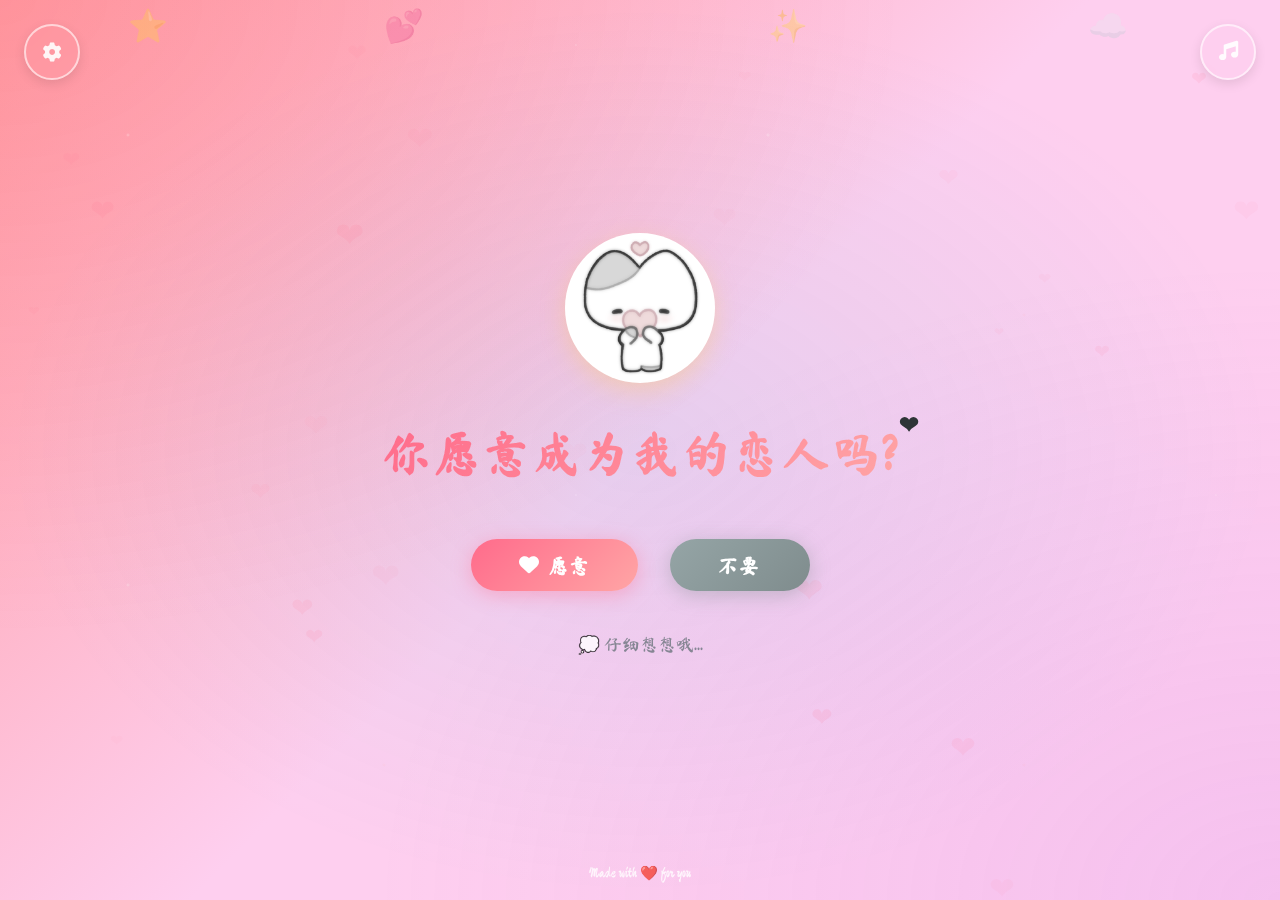
<file: index.html>
<!DOCTYPE html>
<html lang="zh-CN">
<head>
    <meta charset="UTF-8">
    <meta name="viewport" content="width=device-width, initial-scale=1.0">
    <title>你愿意成为我的恋人吗?</title>
    
    <link rel="preload" href="./src/music/background2.mp3" as="audio">
    
    <link rel="stylesheet" href="https://cdnjs.cloudflare.com/ajax/libs/font-awesome/6.0.0/css/all.min.css">
    <link href="https://fonts.googleapis.com/css2?family=Ma+Shan+Zheng&family=ZCOOL+KuaiLe&family=Long+Cang&display=swap" rel="stylesheet">
    
    <link rel="stylesheet" href="./src/css/style.css">
    <link rel="stylesheet" href="./src/css/animations.css">
    
    <meta name="description" content="一个浪漫有趣的在线表白页面,充满爱意和惊喜">
    <meta name="keywords" content="表白,告白,爱情,浪漫,恋爱">
    <meta property="og:title" content="你愿意成为我的恋人吗?">
    <meta property="og:description" content="一个浪漫有趣的在线表白页面">
</head>
<body>
    <audio id="bgMusic" autoplay preload="auto" loop>
        <source src="./src/music/background2.mp3" type="audio/mpeg">
    </audio>
    
    <div class="music-control">
        <button id="musicToggle" aria-label="音乐控制">
            <span class="music-icon">
                <i class="fas fa-music"></i>
            </span>
            <span class="music-waves">
                <span></span><span></span><span></span>
            </span>
        </button>
        <div class="music-tip">点击播放音乐</div>
    </div>

    <div class="settings-control">
        <button id="settingsToggle" aria-label="设置">
            <i class="fas fa-cog"></i>
        </button>
    </div>

    <div class="background-layer">
        <div class="gradient-bg"></div>
        <div class="particle-field"></div>
        <div class="floating-shapes"></div>
        <canvas id="heartCanvas"></canvas>
    </div>

    <div class="main-container" id="mainContainer">
        <div class="character-container">
            <div class="character" id="character">
                <div class="music-visualizer" id="musicVisualizer">
                    <div class="visualizer-bar"></div>
                    <div class="visualizer-bar"></div>
                    <div class="visualizer-bar"></div>
                    <div class="visualizer-bar"></div>
                    <div class="visualizer-bar"></div>
                    <div class="visualizer-bar"></div>
                    <div class="visualizer-bar"></div>
                    <div class="visualizer-bar"></div>
                    <div class="visualizer-bar"></div>
                    <div class="visualizer-bar"></div>
                    <div class="visualizer-bar"></div>
                    <div class="visualizer-bar"></div>
                    <div class="visualizer-bar"></div>
                    <div class="visualizer-bar"></div>
                    <div class="visualizer-bar"></div>
                    <div class="visualizer-bar"></div>
                </div>
                <div class="character-face">
                    <img src="./src/images/heart.png" alt="角色表情" id="characterImage">
                </div>
            </div>
        </div>

        <h1 class="main-question" id="mainQuestion">
            <span class="question-text">你愿意成为我的恋人吗?</span>
            <span class="question-decoration">❤</span>
        </h1>

        <div class="buttons-group">
            <button class="btn-yes" id="btnYes">
                <span class="btn-content">
                    <i class="fas fa-heart"></i>
                    <span>愿意</span>
                </span>
                <span class="btn-sparkle"></span>
            </button>
            <button class="btn-no" id="btnNo">
                <span class="btn-content">
                    <span>不要</span>
                </span>
            </button>
        </div>

        <div class="hint-text" id="hintText">
            <p>💭 仔细想想哦...</p>
        </div>
    </div>

    <div class="success-scene" id="successScene">
        <div class="success-bg">
            <div class="success-gradient"></div>
            <div class="success-particles"></div>
        </div>
        
        <div class="success-content">
            <!-- <div class="success-emoji">🥰</div> -->
            <h1 class="success-title">耶!我们在一起啦!</h1>
            
            <div class="love-messages" id="loveMessages"></div>
            
            <div class="success-actions">
                <button class="btn-celebrate" id="btnCelebrate">
                    <i class="fas fa-champagne-glasses"></i>
                    再来一次庆祝
                </button>
            </div>

            <div class="couple-animation">
                <div class="couple-text">永远在一起</div>
            </div>
            <div class="copyright">
                <div class="copyright-content">
                    <div class="main-text">
                        Original by <a href="https://github.com/37tt" target="_blank">37tt</a> | 
                        Modified by <a href="https://github.com/Thexiaoyuqaq" target="_blank">Thexiaoyu</a>
                    </div>
                    <div class="expand-btn">查看更多</div>
                    <div class="star-text">
                        本项目已在 GitHub 开源，欢迎 Star ⭐<br>
                        <span class="extra-text">小雨在这里！祝贺每一对情侣长生九九！！！</span>
                    </div>
                </div>
            </div>
        </div>
    </div>

    <div class="settings-panel" id="settingsPanel">
        <div class="settings-header">
            <h3>定制你的表白</h3>
            <button class="settings-close" id="settingsClose">
                <i class="fas fa-times"></i>
            </button>
        </div>
        
        <div class="settings-body">
            <div class="setting-item">
                <label>
                    <i class="fas fa-user-heart"></i>
                    表白对象
                </label>
                <input type="text" id="recipientName" placeholder="输入TA的名字" maxlength="10">
            </div>
            
            <div class="setting-item">
                <label>
                    <i class="fas fa-music"></i>
                    背景音乐
                </label>
                <input type="text" id="musicId" placeholder="输入网易云音乐ID">
                <small class="help-text">
                    <a href="./setmusic.html" target="_blank">如何获取音乐ID?</a>
                </small>
            </div>
            
            <div class="setting-item">
                <label>
                    <i class="fas fa-palette"></i>
                    主题颜色
                </label>
                <div class="color-options">
                    <button class="color-option active" data-theme="pink" style="background: linear-gradient(135deg, #ff6b8b, #ffa5a5)"></button>
                    <button class="color-option" data-theme="blue" style="background: linear-gradient(135deg, #667eea, #764ba2)"></button>
                    <button class="color-option" data-theme="green" style="background: linear-gradient(135deg, #56ab2f, #a8e063)"></button>
                    <button class="color-option" data-theme="sunset" style="background: linear-gradient(135deg, #f093fb, #f5576c)"></button>
                </div>
            </div>
            
            <div class="setting-actions">
                <button class="btn-generate" id="btnGenerate">
                    <i class="fas fa-wand-magic-sparkles"></i>
                    生成专属链接
                </button>
            </div>
            
            <div class="link-result" id="linkResult">
                <label>你的专属链接:</label>
                <div class="link-box">
                    <input type="text" id="generatedLink" readonly>
                    <button class="btn-copy" id="btnCopy">
                        <i class="fas fa-copy"></i>
                    </button>
                </div>
            </div>
        </div>
    </div>

    <div class="floating-decorations">
        <div class="decoration-item star">⭐</div>
        <div class="decoration-item heart">💕</div>
        <div class="decoration-item sparkle">✨</div>
        <div class="decoration-item cloud">☁️</div>
    </div>

    <div class="footer-info">
        <p>Made with <span class="heart-beat">❤️</span> for you</p>
    </div>

    <script src="./src/js/script.js"></script>
    <script defer src="https://stats.xyqaq.cn/script.js" data-website-id="8c9d20fc-2eed-421d-9c0e-2293961250a7"></script>
</body>
</html>
</file>
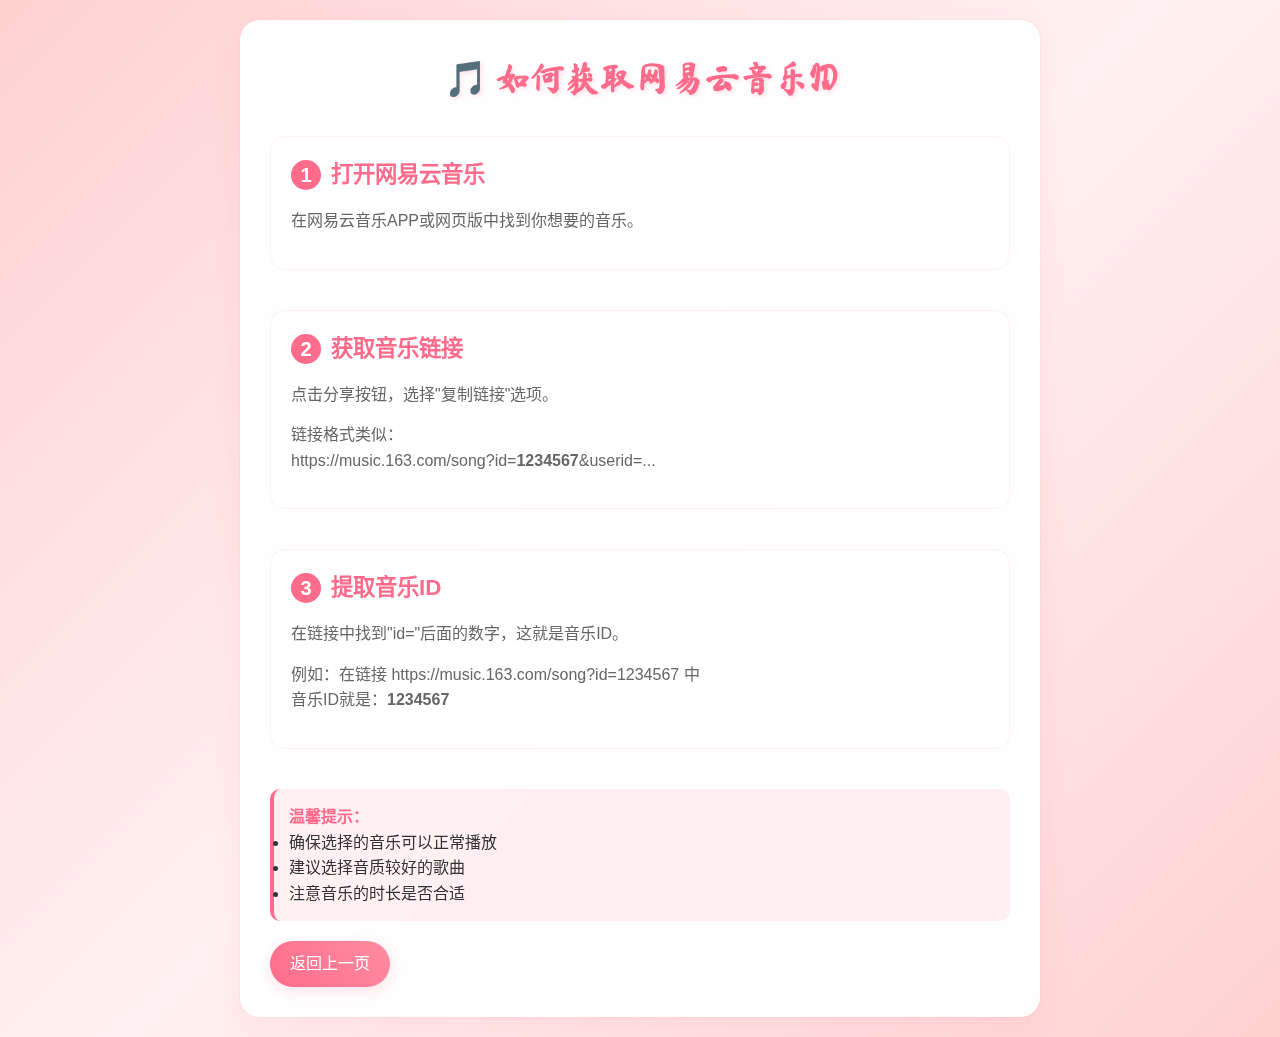
<file: setmusic.html>
<!DOCTYPE html>
<html lang="zh-CN">
<head>
    <meta charset="UTF-8">
    <meta name="viewport" content="width=device-width, initial-scale=1.0">
    <title>如何获取网易云音乐ID - 教程</title>
    <link href="https://fonts.googleapis.com/css2?family=Ma+Shan+Zheng&display=swap" rel="stylesheet">
    <style>
        * {
            margin: 0;
            padding: 0;
            box-sizing: border-box;
        }

        body {
            font-family: -apple-system, BlinkMacSystemFont, 'Segoe UI', Roboto, 'Helvetica Neue', Arial, sans-serif;
            line-height: 1.6;
            color: #333;
            background: linear-gradient(135deg, #ffd1d1 0%, #fff1f1 50%, #ffd1d1 100%);
            min-height: 100vh;
            padding: 20px;
        }

        .container {
            max-width: 800px;
            margin: 0 auto;
            padding: 30px;
            background: rgba(255, 255, 255, 0.95);
            border-radius: 20px;
            box-shadow: 
                0 10px 30px rgba(255, 107, 139, 0.1),
                0 0 0 1px rgba(255, 107, 139, 0.05);
            backdrop-filter: blur(10px);
        }

        h1 {
            font-family: 'Ma Shan Zheng', cursive;
            color: #ff6b8b;
            text-align: center;
            margin-bottom: 30px;
            font-size: 2.2em;
            text-shadow: 2px 2px 4px rgba(255, 107, 139, 0.2);
        }

        .step {
            margin-bottom: 40px;
            padding: 20px;
            background: rgba(255, 255, 255, 0.8);
            border-radius: 15px;
            border: 1px solid rgba(255, 107, 139, 0.1);
            transition: transform 0.3s ease;
        }

        .step:hover {
            transform: translateY(-2px);
            box-shadow: 0 5px 15px rgba(255, 107, 139, 0.1);
        }

        .step h2 {
            color: #ff6b8b;
            margin-bottom: 15px;
            font-size: 1.4em;
            display: flex;
            align-items: center;
            gap: 10px;
        }

        .step-number {
            background: #ff6b8b;
            color: white;
            width: 30px;
            height: 30px;
            border-radius: 50%;
            display: flex;
            align-items: center;
            justify-content: center;
            font-size: 0.9em;
            flex-shrink: 0;
        }

        .step p {
            margin-bottom: 15px;
            color: #666;
        }

        .step img {
            max-width: 100%;
            border-radius: 10px;
            margin: 15px 0;
            box-shadow: 0 5px 15px rgba(0, 0, 0, 0.1);
        }

        .tip {
            background: rgba(255, 107, 139, 0.1);
            padding: 15px;
            border-radius: 10px;
            margin-top: 20px;
            border-left: 4px solid #ff6b8b;
        }

        .tip strong {
            color: #ff6b8b;
        }

        @media (max-width: 768px) {
            .container {
                padding: 20px;
                margin: 10px;
            }

            h1 {
                font-size: 1.8em;
                margin-bottom: 20px;
            }

            .step {
                padding: 15px;
                margin-bottom: 25px;
            }

            .step h2 {
                font-size: 1.2em;
            }

            .step-number {
                width: 25px;
                height: 25px;
                font-size: 0.8em;
            }
        }

        .back-btn {
            display: inline-block;
            padding: 10px 20px;
            background: linear-gradient(45deg, #ff6b8b, #ff8da1);
            color: white;
            text-decoration: none;
            border-radius: 25px;
            margin-top: 20px;
            transition: all 0.3s ease;
            text-align: center;
            box-shadow: 0 4px 15px rgba(255, 107, 139, 0.2);
        }

        .back-btn:hover {
            transform: translateY(-2px);
            box-shadow: 0 6px 20px rgba(255, 107, 139, 0.3);
        }
    </style>
</head>
<body>
    <div class="container">
        <h1>🎵 如何获取网易云音乐ID</h1>
        
        <div class="step">
            <h2><span class="step-number">1</span>打开网易云音乐</h2>
            <p>在网易云音乐APP或网页版中找到你想要的音乐。</p>
        </div>

        <div class="step">
            <h2><span class="step-number">2</span>获取音乐链接</h2>
            <p>点击分享按钮，选择"复制链接"选项。</p>
            <p>链接格式类似：<br>https://music.163.com/song?id=<strong>1234567</strong>&userid=...</p>
        </div>

        <div class="step">
            <h2><span class="step-number">3</span>提取音乐ID</h2>
            <p>在链接中找到"id="后面的数字，这就是音乐ID。</p>
            <p>例如：在链接 https://music.163.com/song?id=1234567 中<br>
            音乐ID就是：<strong>1234567</strong></p>
        </div>

        <div class="tip">
            <strong>温馨提示：</strong>
            <ul>
                <li>确保选择的音乐可以正常播放</li>
                <li>建议选择音质较好的歌曲</li>
                <li>注意音乐的时长是否合适</li>
            </ul>
        </div>

        <a href="javascript:history.back()" class="back-btn">返回上一页</a>
    </div>
</body>
</html>
</file>
<file: src/css/style.css>
:root {
    --primary-pink: #ff6b8b;
    --primary-light: #ffa5a5;
    --primary-dark: #ff4d6d;
    --secondary-purple: #c471ed;
    --secondary-blue: #12c2e9;

    --gradient-main: linear-gradient(135deg, #667eea 0%, #764ba2 100%);
    --gradient-pink: linear-gradient(135deg, #ff6b8b 0%, #ffa5a5 100%);
    --gradient-sunset: linear-gradient(135deg, #f093fb 0%, #f5576c 100%);
    --gradient-candy: linear-gradient(135deg, #ff9a9e 0%, #fecfef 50%, #fecfef 100%);

    --white: #ffffff;
    --black: #2d3436;
    --gray-light: #f8f9fa;
    --gray: #6c757d;

    --shadow-sm: 0 2px 4px rgba(0, 0, 0, 0.08);
    --shadow-md: 0 4px 12px rgba(0, 0, 0, 0.12);
    --shadow-lg: 0 8px 24px rgba(0, 0, 0, 0.16);
    --shadow-xl: 0 12px 48px rgba(0, 0, 0, 0.2);
    --shadow-glow: 0 0 40px rgba(255, 107, 139, 0.4);

    --transition-fast: 0.2s;
    --transition-normal: 0.3s;
    --transition-slow: 0.5s;

    --radius-sm: 8px;
    --radius-md: 16px;
    --radius-lg: 24px;
    --radius-xl: 32px;
    --radius-full: 9999px;
}

body.theme-pink {
    --theme-primary: #ff6b8b;
    --theme-secondary: #ffa5a5;
    --theme-gradient: linear-gradient(135deg, #ff6b8b 0%, #ffa5a5 100%);
}

body.theme-blue {
    --theme-primary: #667eea;
    --theme-secondary: #764ba2;
    --theme-gradient: linear-gradient(135deg, #667eea 0%, #764ba2 100%);
}

body.theme-green {
    --theme-primary: #56ab2f;
    --theme-secondary: #a8e063;
    --theme-gradient: linear-gradient(135deg, #56ab2f 0%, #a8e063 100%);
}

body.theme-sunset {
    --theme-primary: #f093fb;
    --theme-secondary: #f5576c;
    --theme-gradient: linear-gradient(135deg, #f093fb 0%, #f5576c 100%);
}

* {
    margin: 0;
    padding: 0;
    box-sizing: border-box;
}

html {
    font-size: 16px;
    scroll-behavior: smooth;
}

body {
    font-family: 'Ma Shan Zheng', 'ZCOOL KuaiLe', cursive, sans-serif;
    line-height: 1.6;
    color: var(--black);
    overflow-x: hidden;
    min-height: 100vh;
    background: var(--gradient-candy);
    position: relative;
}

.background-layer {
    position: fixed;
    inset: 0;
    pointer-events: none;
    z-index: 1;
}

.gradient-bg {
    position: absolute;
    inset: 0;
    background:
        radial-gradient(ellipse at top left, rgba(255, 107, 139, 0.15) 0%, transparent 50%),
        radial-gradient(ellipse at bottom right, rgba(196, 113, 237, 0.15) 0%, transparent 50%),
        radial-gradient(ellipse at center, rgba(18, 194, 233, 0.1) 0%, transparent 70%);
    animation: gradientShift 20s ease-in-out infinite;
}

.particle-field {
    position: absolute;
    inset: 0;
    background-image:
        radial-gradient(2px 2px at 20% 30%, rgba(255, 255, 255, 0.3), transparent),
        radial-gradient(2px 2px at 60% 70%, rgba(255, 182, 193, 0.2), transparent),
        radial-gradient(1px 1px at 90% 10%, rgba(255, 255, 255, 0.4), transparent);
    background-size: 50vw 50vh;
    animation: particleFloat 30s linear infinite;
}

#heartCanvas {
    position: absolute;
    inset: 0;
    width: 100%;
    height: 100%;
    opacity: 0.3;
}

.music-control {
    position: fixed;
    top: 1.5rem;
    right: 1.5rem;
    z-index: 100;
}

#musicToggle {
    width: 3.5rem;
    height: 3.5rem;
    border-radius: 50%;
    background: transparent;
    backdrop-filter: blur(10px);
    border: 2px solid rgba(255, 255, 255, 0.6);
    cursor: pointer;
    display: flex;
    align-items: center;
    justify-content: center;
    box-shadow: 0 4px 12px rgba(0, 0, 0, 0.1);
    transition: all var(--transition-normal) cubic-bezier(0.4, 0, 0.2, 1);
    position: relative;
    overflow: hidden;
}

#musicToggle::before {
    content: '';
    position: absolute;
    inset: 0;
    background: rgba(255, 255, 255, 0.2);
    border-radius: 50%;
    opacity: 0;
    transition: opacity var(--transition-normal);
    z-index: 0;
}

#musicToggle:hover::before {
    opacity: 1;
}

#musicToggle.playing::before {
    background: rgba(255, 255, 255, 0.3);
    opacity: 1;
}

#musicToggle:hover {
    transform: scale(1.05);
    box-shadow: 0 6px 20px rgba(0, 0, 0, 0.15);
    border-color: rgba(255, 255, 255, 0.9);
}

#musicToggle.playing {
    border-color: var(--theme-primary);
    box-shadow: 0 0 20px rgba(255, 107, 139, 0.4);
}

.music-icon {
    font-size: 1.2rem;
    color: rgba(255, 255, 255, 0.9);
    z-index: 1;
    transition: all var(--transition-normal);
}

#musicToggle:hover .music-icon,
#musicToggle.playing .music-icon {
    color: var(--white);
    transform: scale(1.1);
}

#musicToggle.playing .music-icon {
    animation: musicDance 2s ease-in-out infinite;
}

.music-waves {
    position: absolute;
    display: flex;
    gap: 3px;
    bottom: 8px;
    opacity: 0;
    transition: opacity var(--transition-normal);
}

#musicToggle.playing .music-waves {
    opacity: 1;
}

.music-waves span {
    width: 3px;
    height: 12px;
    background: var(--white);
    border-radius: var(--radius-full);
    animation: wave 1s ease-in-out infinite;
}

.music-waves span:nth-child(2) {
    animation-delay: 0.2s;
    height: 16px;
}

.music-waves span:nth-child(3) {
    animation-delay: 0.4s;
    height: 10px;
}

.music-tip {
    position: absolute;
    top: 100%;
    right: 0;
    margin-top: 0.5rem;
    padding: 0.75rem 1.25rem;
    background: rgba(255, 255, 255, 0.95);
    backdrop-filter: blur(10px);
    border-radius: var(--radius-lg);
    box-shadow: var(--shadow-md);
    white-space: nowrap;
    font-size: 0.9rem;
    color: var(--theme-primary);
    opacity: 0;
    transform: translateY(-10px);
    pointer-events: none;
    transition: all var(--transition-normal);
}

.music-tip.show {
    opacity: 1;
    transform: translateY(0);
}

.settings-control {
    position: fixed;
    top: 1.5rem;
    left: 1.5rem;
    z-index: 100;
}

#settingsToggle {
    width: 3.5rem;
    height: 3.5rem;
    border-radius: 50%;
    background: transparent;
    backdrop-filter: blur(10px);
    border: 2px solid rgba(255, 255, 255, 0.6);
    cursor: pointer;
    display: flex;
    align-items: center;
    justify-content: center;
    box-shadow: 0 4px 12px rgba(0, 0, 0, 0.1);
    transition: all var(--transition-normal);
    font-size: 1.2rem;
    color: rgba(255, 255, 255, 0.9);
    position: relative;
}

#settingsToggle::before {
    content: '';
    position: absolute;
    inset: 0;
    background: rgba(255, 255, 255, 0.2);
    border-radius: 50%;
    opacity: 0;
    transition: opacity var(--transition-normal);
    z-index: 0;
}

#settingsToggle:hover::before {
    opacity: 1;
}

#settingsToggle.active::before {
    background: rgba(255, 255, 255, 0.3);
    opacity: 1;
}

#settingsToggle:hover {
    transform: scale(1.05);
    box-shadow: 0 6px 20px rgba(0, 0, 0, 0.15);
    border-color: rgba(255, 255, 255, 0.9);
}

#settingsToggle.active {
    border-color: var(--theme-primary);
    box-shadow: 0 0 20px rgba(255, 107, 139, 0.4);
}

#settingsToggle:hover,
#settingsToggle.active {
    color: var(--white);
}

#settingsToggle i {
    transition: transform var(--transition-normal);
    z-index: 1;
}

#settingsToggle.active i {
    transform: rotate(90deg);
}

.main-container {
    position: relative;
    z-index: 10;
    min-height: 100vh;
    display: flex;
    flex-direction: column;
    align-items: center;
    justify-content: center;
    padding: 2rem;
    animation: fadeIn 1s ease-out;
}

.character-container {
    margin-bottom: 2rem;
    animation: bounceIn 1s ease-out;
}

.character {
    width: 150px;
    height: 150px;
    position: relative;
    transition: transform var(--transition-normal);
}

.character:hover {
    transform: scale(1.05);
}

.character-face {
    width: 100%;
    height: 100%;
    border-radius: 50%;
    position: relative;
    box-shadow: 0 8px 24px rgba(253, 203, 110, 0.4);
    animation: float 3s ease-in-out infinite;
    overflow: hidden;
    background: white;
    z-index: 2;
}

.character-face img {
    width: 100%;
    height: 100%;
    object-fit: cover;
    border-radius: 50%;
}

.eyes,
.eye,
.mouth,
.blush {
    display: none;
}

.music-visualizer {
    position: absolute;
    width: 170px;
    height: 170px;
    top: 50%;
    left: 50%;
    transform: translate(-50%, -50%);
    opacity: 0;
    transition: opacity 0.5s ease;
    pointer-events: none;
    z-index: 1;
}

.character.music-playing .music-visualizer {
    opacity: 1;
}

.visualizer-bar {
    position: absolute;
    width: 4px;
    height: 12px;
    border-radius: 2px;
    top: 0;
    left: 50%;
    margin-left: -2px;
    transform-origin: center 85px;
    transition: height 0.05s linear, opacity 0.1s ease;
    will-change: height, opacity;
}


.visualizer-bar:nth-child(1) {
    background: linear-gradient(to bottom, #ff6b8b, #ff8da1);
    transform: rotate(0deg);
}

.visualizer-bar:nth-child(2) {
    background: linear-gradient(to bottom, #ff8da1, #ffb6c1);
    transform: rotate(22.5deg);
}

.visualizer-bar:nth-child(3) {
    background: linear-gradient(to bottom, #ffb6c1, #ff69b4);
    transform: rotate(45deg);
}

.visualizer-bar:nth-child(4) {
    background: linear-gradient(to bottom, #ff69b4, #ff1493);
    transform: rotate(67.5deg);
}

.visualizer-bar:nth-child(5) {
    background: linear-gradient(to bottom, #ff1493, #c471ed);
    transform: rotate(90deg);
}

.visualizer-bar:nth-child(6) {
    background: linear-gradient(to bottom, #c471ed, #764ba2);
    transform: rotate(112.5deg);
}

.visualizer-bar:nth-child(7) {
    background: linear-gradient(to bottom, #764ba2, #667eea);
    transform: rotate(135deg);
}

.visualizer-bar:nth-child(8) {
    background: linear-gradient(to bottom, #667eea, #12c2e9);
    transform: rotate(157.5deg);
}

.visualizer-bar:nth-child(9) {
    background: linear-gradient(to bottom, #12c2e9, #a8e063);
    transform: rotate(180deg);
}

.visualizer-bar:nth-child(10) {
    background: linear-gradient(to bottom, #a8e063, #56ab2f);
    transform: rotate(202.5deg);
}

.visualizer-bar:nth-child(11) {
    background: linear-gradient(to bottom, #56ab2f, #ffd700);
    transform: rotate(225deg);
}

.visualizer-bar:nth-child(12) {
    background: linear-gradient(to bottom, #ffd700, #ff8c00);
    transform: rotate(247.5deg);
}

.visualizer-bar:nth-child(13) {
    background: linear-gradient(to bottom, #ff8c00, #ff6347);
    transform: rotate(270deg);
}

.visualizer-bar:nth-child(14) {
    background: linear-gradient(to bottom, #ff6347, #ff4500);
    transform: rotate(292.5deg);
}

.visualizer-bar:nth-child(15) {
    background: linear-gradient(to bottom, #ff4500, #ff1493);
    transform: rotate(315deg);
}

.visualizer-bar:nth-child(16) {
    background: linear-gradient(to bottom, #ff1493, #ff6b8b);
    transform: rotate(337.5deg);
}


.visualizer-bar::after {
    content: '';
    position: absolute;
    top: 0;
    left: -2px;
    right: -2px;
    bottom: 0;
    background: inherit;
    filter: blur(4px);
    opacity: 0.6;
    z-index: -1;
}

@media (max-width: 768px) {
    .music-visualizer {
        width: 120px;
        height: 120px;
    }

    .visualizer-bar {
        width: 3px;
        height: 10px;
        transform-origin: center 60px;
    }
    .copyright {
        bottom: 15px;
        padding: 8px 25px;
        font-size: 13px;
    }
}


.main-question {
    font-size: clamp(2rem, 5vw, 3rem);
    text-align: center;
    margin-bottom: 3rem;
    position: relative;
    animation: slideInDown 0.8s ease-out;
}

.question-text {
    background: var(--theme-gradient);
    -webkit-background-clip: text;
    -webkit-text-fill-color: transparent;
    background-clip: text;
    display: inline-block;
    position: relative;
    font-weight: bold;
    letter-spacing: 2px;
}

.question-decoration {
    position: absolute;
    top: -10px;
    right: -20px;
    font-size: 1.5rem;
    animation: sparkle 2s ease-in-out infinite;
}

.buttons-group {
    display: flex;
    gap: 2rem;
    margin-bottom: 2rem;
    flex-wrap: wrap;
    justify-content: center;
    animation: slideInUp 1s ease-out;
}

.btn-yes,
.btn-no {
    padding: 1rem 3rem;
    font-size: 1.25rem;
    border: none;
    border-radius: 2rem;
    cursor: pointer;
    position: relative;
    overflow: hidden;
    transition: all var(--transition-normal) cubic-bezier(0.4, 0, 0.2, 1);
    font-family: inherit;
    font-weight: bold;
    letter-spacing: 1px;
    min-width: 140px;
}

.btn-yes {
    background: var(--theme-gradient);
    color: var(--white);
    box-shadow: 0 4px 20px rgba(255, 107, 139, 0.4);
    animation: pulse 2s ease-in-out infinite;
}

.btn-yes::before {
    content: '';
    position: absolute;
    inset: 0;
    background: linear-gradient(45deg, transparent, rgba(255, 255, 255, 0.3), transparent);
    transform: translateX(-100%);
    transition: transform 0.6s;
}

.btn-yes:hover::before {
    transform: translateX(100%);
}

.btn-yes:hover {
    transform: translateY(-3px) scale(1.05);
    box-shadow: 0 6px 30px rgba(255, 107, 139, 0.5);
}

.btn-no {
    background: linear-gradient(135deg, #95a5a6, #7f8c8d);
    color: var(--white);
    box-shadow: 0 4px 20px rgba(127, 140, 141, 0.4);
}

.btn-no:hover {
    transform: translateY(-3px) scale(1.05);
    box-shadow: 0 6px 30px rgba(127, 140, 141, 0.5);
}

.btn-content {
    position: relative;
    z-index: 1;
    display: flex;
    align-items: center;
    gap: 0.5rem;
}

.btn-sparkle {
    position: absolute;
    width: 100%;
    height: 100%;
    inset: 0;
    background: radial-gradient(circle, rgba(255, 255, 255, 0.3) 0%, transparent 70%);
    opacity: 0;
    transition: opacity var(--transition-normal);
}

.btn-yes:hover .btn-sparkle {
    opacity: 1;
    animation: sparkleRotate 2s linear infinite;
}

.hint-text {
    text-align: center;
    color: var(--gray);
    font-size: 1.1rem;
    opacity: 0.8;
    animation: fadeIn 1.2s ease-out;
}

.hint-text p {
    margin: 0.5rem 0;
}

.success-scene {
    position: fixed;
    inset: 0;
    z-index: 1000;
    display: none;
    opacity: 0;
    transition: opacity var(--transition-slow);
    overflow-y: auto;
    overflow-x: hidden;
}

.success-scene.show {
    display: flex;
    opacity: 1;
    animation: successIn 0.8s ease-out;
}

.success-bg {
    position: fixed;
    inset: 0;
    z-index: -1;
}

.success-gradient {
    position: absolute;
    inset: 0;
    background: var(--theme-gradient);
    animation: gradientShift 10s ease-in-out infinite;
}

.success-particles {
    position: absolute;
    inset: 0;
    background-image:
        radial-gradient(circle at 20% 20%, rgba(255, 255, 255, 0.3) 0%, transparent 50%),
        radial-gradient(circle at 80% 80%, rgba(255, 255, 255, 0.3) 0%, transparent 50%);
}

.success-content {
    position: relative;
    z-index: 1;
    display: flex;
    flex-direction: column;
    align-items: center;
    justify-content: flex-start;
    width: 100%;
    min-height: 100vh;
    padding: 3rem 2rem;
    text-align: center;
}

.success-emoji {
    font-size: 4rem;
    animation: bounce 1s ease-in-out infinite;
    margin-bottom: 1.5rem;
}

.success-title {
    font-size: clamp(1.8rem, 5vw, 2.5rem);
    color: var(--white);
    text-shadow: 0 2px 20px rgba(0, 0, 0, 0.3);
    margin-bottom: 2rem;
    animation: slideInDown 0.6s ease-out;
}

.love-messages {
    max-width: 600px;
    width: 100%;
    margin: 1.5rem auto;
    display: flex;
    flex-direction: column;
    gap: 0.2rem;
}

.love-message {
    padding: 0.8rem 1.5rem;
    background: rgba(255, 255, 255, 0.95);
    backdrop-filter: blur(10px);
    border-radius: var(--radius-lg);
    box-shadow: var(--shadow-md);
    font-size: 1rem;
    color: var(--theme-primary);
    opacity: 0;
    animation: messageSlide 0.5s ease-out forwards;
    transition: transform var(--transition-normal);
}

.love-message:hover {
    transform: translateY(-2px);
    box-shadow: var(--shadow-lg);
}

.love-message:nth-child(odd) {
    align-self: flex-start;
}

.love-message:nth-child(even) {
    align-self: flex-end;
}

.success-actions {
    display: flex;
    gap: 1rem;
    margin-top: 2rem;
    flex-wrap: wrap;
    justify-content: center;
}

.btn-celebrate{
    padding: 0.75rem 2rem;
    font-size: 1rem;
    border: none;
    border-radius: var(--radius-full);
    background: rgba(255, 255, 255, 0.95);
    color: var(--theme-primary);
    cursor: pointer;
    transition: all var(--transition-normal);
    display: flex;
    align-items: center;
    gap: 0.5rem;
    font-family: inherit;
    box-shadow: var(--shadow-md);
}

.btn-celebrate:hover{
    transform: translateY(-2px);
    box-shadow: var(--shadow-lg);
    background: var(--white);
}

.couple-animation {
    margin-top: 3rem;
    display: flex;
    align-items: center;
    gap: 1rem;
}

.couple-heart {
    font-size: 2rem;
    animation: heartBeat 1.5s ease-in-out infinite;
}

.couple-heart.right {
    animation-delay: 0.5s;
}

.couple-text {
    color: var(--white);
    font-size: 1.2rem;
    text-shadow: 0 2px 10px rgba(0, 0, 0, 0.2);
}

.settings-panel {
    position: fixed;
    top: 50%;
    left: 50%;
    transform: translate(-50%, -50%) scale(0.9);
    width: 90%;
    max-width: 500px;
    max-height: 85vh;
    background: rgba(255, 255, 255, 0.98);
    backdrop-filter: blur(20px);
    border-radius: var(--radius-xl);
    box-shadow: var(--shadow-xl);
    z-index: 200;
    opacity: 0;
    visibility: hidden;
    transition: all var(--transition-normal) cubic-bezier(0.4, 0, 0.2, 1);
    overflow-y: auto;
}

.settings-panel.show {
    opacity: 1;
    visibility: visible;
    transform: translate(-50%, -50%) scale(1);
}

.settings-header {
    padding: 1.5rem;
    border-bottom: 1px solid rgba(0, 0, 0, 0.1);
    display: flex;
    justify-content: space-between;
    align-items: center;
    position: sticky;
    top: 0;
    background: rgba(255, 255, 255, 0.98);
    backdrop-filter: blur(20px);
    z-index: 1;
}

.settings-header h3 {
    font-size: 1.5rem;
    color: var(--theme-primary);
    margin: 0;
}

.settings-close {
    width: 2rem;
    height: 2rem;
    border-radius: var(--radius-full);
    border: none;
    background: transparent;
    cursor: pointer;
    display: flex;
    align-items: center;
    justify-content: center;
    transition: all var(--transition-normal);
}

.settings-close:hover {
    background: rgba(0, 0, 0, 0.05);
    transform: rotate(90deg);
}

.settings-body {
    padding: 1.5rem;
}

.setting-item {
    margin-bottom: 1.5rem;
}

.setting-item label {
    display: flex;
    align-items: center;
    gap: 0.5rem;
    margin-bottom: 0.5rem;
    font-weight: 600;
    color: var(--black);
}

.setting-item input[type="text"] {
    width: 100%;
    padding: 0.75rem 1rem;
    border: 2px solid rgba(0, 0, 0, 0.1);
    border-radius: var(--radius-md);
    font-size: 1rem;
    transition: all var(--transition-normal);
    font-family: inherit;
}

.setting-item input[type="text"]:focus {
    outline: none;
    border-color: var(--theme-primary);
    box-shadow: 0 0 0 3px rgba(255, 107, 139, 0.1);
}

.help-text {
    display: block;
    margin-top: 0.25rem;
    font-size: 0.875rem;
    color: var(--gray);
}

.help-text a {
    color: var(--theme-primary);
    text-decoration: none;
}

.help-text a:hover {
    text-decoration: underline;
}

.color-options {
    display: flex;
    gap: 0.75rem;
    flex-wrap: wrap;
}

.color-option {
    width: 3rem;
    height: 3rem;
    border-radius: var(--radius-md);
    border: 3px solid transparent;
    cursor: pointer;
    transition: all var(--transition-normal);
    position: relative;
}

.color-option::after {
    content: '✓';
    position: absolute;
    inset: 0;
    display: flex;
    align-items: center;
    justify-content: center;
    color: var(--white);
    font-size: 1.2rem;
    opacity: 0;
    transition: opacity var(--transition-normal);
}

.color-option:hover {
    transform: scale(1.1);
    box-shadow: var(--shadow-md);
}

.color-option.active {
    border-color: var(--white);
    box-shadow: var(--shadow-lg), 0 0 0 2px rgba(0, 0, 0, 0.1);
}

.color-option.active::after {
    opacity: 1;
}

.setting-actions {
    margin-top: 2rem;
}

.btn-generate {
    width: 100%;
    padding: 1rem;
    font-size: 1.1rem;
    border: none;
    border-radius: var(--radius-md);
    background: var(--theme-gradient);
    color: var(--white);
    cursor: pointer;
    transition: all var(--transition-normal);
    display: flex;
    align-items: center;
    justify-content: center;
    gap: 0.5rem;
    font-family: inherit;
    font-weight: 600;
}

.btn-generate:hover {
    transform: translateY(-2px);
    box-shadow: var(--shadow-lg);
}

.link-result {
    margin-top: 1.5rem;
    padding-top: 1.5rem;
    border-top: 1px solid rgba(0, 0, 0, 0.1);
    display: none;
}

.link-result.show {
    display: block;
}

.link-box {
    display: flex;
    gap: 0.5rem;
    margin-top: 0.5rem;
}

.link-box input {
    flex: 1;
    padding: 0.75rem 1rem;
    border: 2px solid rgba(0, 0, 0, 0.1);
    border-radius: var(--radius-md);
    font-size: 0.9rem;
}

.btn-copy {
    padding: 0.75rem 1rem;
    border: none;
    border-radius: var(--radius-md);
    background: var(--gray-light);
    cursor: pointer;
    transition: all var(--transition-normal);
}

.btn-copy:hover {
    background: var(--theme-primary);
    color: var(--white);
}

.floating-decorations {
    position: fixed;
    inset: 0;
    pointer-events: none;
    z-index: 5;
    overflow: hidden;
}

.decoration-item {
    position: absolute;
    font-size: 2rem;
    opacity: 0.3;
    animation: floatDecoration 15s linear infinite;
}

.decoration-item.star {
    left: 10%;
    animation-duration: 12s;
}

.decoration-item.heart {
    left: 30%;
    animation-duration: 18s;
    animation-delay: 2s;
}

.decoration-item.sparkle {
    left: 60%;
    animation-duration: 15s;
    animation-delay: 5s;
}

.decoration-item.cloud {
    left: 85%;
    animation-duration: 20s;
    animation-delay: 3s;
}

.footer-info {
    position: fixed;
    bottom: 1rem;
    left: 50%;
    transform: translateX(-50%);
    text-align: center;
    color: rgba(255, 255, 255, 0.8);
    font-size: 0.9rem;
    z-index: 10;
}

.heart-beat {
    display: inline-block;
    animation: heartBeat 1.5s ease-in-out infinite;
}

.copyright {
    position: fixed;
    bottom: 15px;
    left: 50%;
    transform: translateX(-50%);
    background: rgba(255, 255, 255, 0.95);
    padding: 8px 20px;
    border-radius: 20px;
    box-shadow: 
        0 2px 15px rgba(0, 0, 0, 0.1),
        0 0 0 1px rgba(255, 182, 193, 0.2);
    text-align: center;
    font-size: 13px;
    color: rgba(0, 0, 0, 0.75);
    backdrop-filter: blur(10px);
    border: 1px solid rgba(255, 255, 255, 0.3);
    z-index: 1001;
    cursor: pointer;
    width: fit-content;
    max-width: 90%;
    transition: all 0.3s cubic-bezier(0.4, 0, 0.2, 1);
}

.copyright-content {
    display: flex;
    align-items: center;
    flex-wrap: nowrap;
    gap: 8px;
    white-space: nowrap;
    width: 100%;
    justify-content: center;
}

.copyright .main-text {
    color: rgba(0, 0, 0, 0.8);
    display: flex;
    align-items: center;
    gap: 5px;
    flex-shrink: 0;
}

.copyright .expand-btn {
    padding: 3px 8px;
    font-size: 12px;
    color: #ff6b8b;
    background: rgba(255, 107, 139, 0.1);
    border-radius: 12px;
    transition: all 0.3s ease;
    flex-shrink: 0;
    cursor: pointer;
}

.copyright .expand-btn:hover {
    background: rgba(255, 107, 139, 0.2);
    transform: translateY(-1px);
}

.copyright .star-text {
    color: rgba(0, 0, 0, 0.6);
    font-size: 12px;
    opacity: 0;
    max-width: 0;
    overflow: hidden;
    transition: all 0.3s ease;
    padding-left: 0;
    margin-left: 0;
    border-left: 1px solid transparent;
    line-height: 1.6;
}

.copyright .extra-text {
    display: block;
    color: rgba(0, 0, 0, 0.5);
    font-size: 11px;
    margin-top: 4px;
}

.copyright.expanded .star-text {
    opacity: 1;
    max-width: 200px;
    margin-left: 8px;
    padding-left: 8px;
    border-left: 1px solid rgba(0, 0, 0, 0.1);
}

.copyright a {
    color: #ff6b8b;
    text-decoration: none;
    transition: all 0.3s ease;
    position: relative;
    margin: 0 2px;
}

@media (max-width: 768px) {
    html {
        font-size: 14px;
    }

    .main-container {
        padding: 1rem;
        min-height: 100vh;
        justify-content: center;
    }

    .character {
        width: 100px;
        height: 100px;
    }

    .character-face {
        box-shadow: 0 6px 18px rgba(253, 203, 110, 0.4);
    }

    .main-question {
        font-size: clamp(1.5rem, 6vw, 2rem);
        margin-bottom: 2rem;
        padding: 0 1rem;
    }

    .buttons-group {
        flex-direction: row;
        flex-wrap: wrap;
        width: 100%;
        max-width: 100%;
        gap: 1rem;
        justify-content: center;
        padding: 0 1rem;
    }

    .btn-yes,
    .btn-no {
        width: auto;
        min-width: 130px;
        max-width: 160px;
        padding: 1rem 2rem;
        font-size: 1.1rem;
        border-radius: 2rem;
    }

    .music-control {
        top: 1rem;
        right: 1rem;
    }

    .settings-control {
        top: 1rem;
        left: 1rem;
    }

    #musicToggle,
    #settingsToggle {
        width: 3rem;
        height: 3rem;
        border-width: 2px;
    }

    .music-icon {
        font-size: 1rem;
    }

    #settingsToggle {
        font-size: 1rem;
    }

    .music-waves {
        display: none;
    }

    .music-tip {
        font-size: 0.8rem;
        padding: 0.5rem 1rem;
        white-space: normal;
        max-width: 150px;
        text-align: center;
    }

    .settings-panel {
        width: 95%;
        max-width: 400px;
        max-height: 85vh;
        border-radius: var(--radius-lg);
    }

    .settings-header {
        padding: 1.2rem;
    }

    .settings-header h3 {
        font-size: 1.2rem;
    }

    .settings-body {
        padding: 1.2rem;
    }

    .setting-item {
        margin-bottom: 1.2rem;
    }

    .setting-item label {
        font-size: 0.95rem;
    }

    .setting-item input[type="text"] {
        padding: 0.65rem 0.9rem;
        font-size: 0.95rem;
    }

    .color-options {
        gap: 0.6rem;
    }

    .color-option {
        width: 2.5rem;
        height: 2.5rem;
    }

    .btn-generate {
        padding: 0.9rem;
        font-size: 1rem;
    }

    .success-content {
        padding: 2rem 1rem;
    }

    .success-emoji {
        font-size: 3rem;
        margin-bottom: 1rem;
    }

    .success-title {
        font-size: clamp(1.5rem, 6vw, 2rem);
        margin-bottom: 1.5rem;
    }

    .love-messages {
        padding: 0 0.5rem;
        gap: 0.6rem;
        max-width: 100%;
    }

    .love-message {
        font-size: 0.9rem;
        padding: 0.65rem 1.2rem;
        border-radius: var(--radius-md);
    }

    .success-actions {
        flex-direction: column;
        width: 100%;
        max-width: 280px;
        margin-top: 1.5rem;
        gap: 0.8rem;
    }

    .btn-celebrate {
        width: 100%;
        padding: 0.7rem 1.5rem;
        font-size: 0.95rem;
    }

    .couple-animation {
        margin-top: 2rem;
        flex-wrap: wrap;
        justify-content: center;
    }

    .couple-heart {
        font-size: 1.5rem;
    }

    .couple-text {
        font-size: 1rem;
    }

    .hint-text {
        font-size: 1rem;
    }

    .footer-info {
        font-size: 0.8rem;
        bottom: 0.5rem;
    }

    .decoration-item {
        font-size: 1.5rem;
    }

    .copyright {
        font-size: 11px;
        padding: 6px 12px;
        max-width: 95%;
        bottom: 10px;
    }

    .copyright-content {
        gap: 4px;
    }

    .copyright .main-text {
        font-size: 11px;
    }

    .copyright .expand-btn {
        padding: 2px 6px;
        font-size: 10px;
        margin: 0 2px;
    }

    .copyright .star-text {
        font-size: 10px;
    }

    .copyright.expanded .star-text {
        margin-left: 4px;
        padding-left: 4px;
    }

    .copyright .extra-text {
        font-size: 10px;
        margin-top: 3px;
    }

    .copyright a {
        margin: 0 1px;
    }
}

@media (max-width: 360px) {
    .copyright {
        font-size: 10px;
        padding: 4px 10px;
    }

    .copyright .main-text {
        font-size: 10px;
    }

    .copyright .expand-btn {
        padding: 1px 4px;
        font-size: 9px;
    }

    .copyright .star-text {
        font-size: 9px;
    }

    .copyright.expanded .star-text {
        margin-left: 3px;
        padding-left: 3px;
    }
}


@media (max-width: 480px) {
    html {
        font-size: 13px;
    }

    .main-question {
        font-size: clamp(1.3rem, 7vw, 1.8rem);
        margin-bottom: 1.5rem;
    }

    .character {
        width: 90px;
        height: 90px;
    }

    .buttons-group {
        gap: 0.8rem;
        padding: 0 0.5rem;
    }

    .btn-yes,
    .btn-no {
        min-width: 120px;
        max-width: 145px;
        padding: 0.9rem 1.8rem;
        font-size: 1.05rem;
        border-radius: 2rem;
    }

    #musicToggle,
    #settingsToggle {
        width: 2.8rem;
        height: 2.8rem;
    }

    .music-icon {
        font-size: 0.95rem;
    }

    #settingsToggle {
        font-size: 0.95rem;
    }

    .settings-panel {
        max-height: 90vh;
    }

    .success-emoji {
        font-size: 2.5rem;
    }

    .love-message {
        font-size: 0.85rem;
        padding: 0.6rem 1rem;
    }

    .music-visualizer {
        width: 100px;
        height: 100px;
    }

    .visualizer-bar {
        width: 2.5px;
        height: 8px;
        transform-origin: center 50px;
    }
}

@media (max-width: 768px) and (orientation: landscape) {
    .main-container {
        min-height: auto;
        padding: 1rem 2rem;
    }

    .character {
        width: 80px;
        height: 80px;
    }

    .main-question {
        margin-bottom: 1.5rem;
    }

    .buttons-group {
        flex-direction: row;
        max-width: 100%;
    }

    .btn-yes,
    .btn-no {
        width: auto;
        padding: 0.8rem 2rem;
    }

    .success-content {
        padding: 1.5rem 2rem;
    }

    .love-messages {
        max-width: 600px;
    }

    .success-actions {
        flex-direction: row;
        max-width: 100%;
    }

    .btn-celebrate {
        width: auto;
    }
}

@media (min-width: 769px) and (max-width: 1024px) {
    html {
        font-size: 15px;
    }

    .main-container {
        padding: 2rem;
    }

    .character {
        width: 130px;
        height: 130px;
    }

    .main-question {
        font-size: clamp(2rem, 4vw, 2.5rem);
    }

    .settings-panel {
        max-width: 550px;
    }
}

@media (hover: none) and (pointer: coarse) {

    .btn-yes,
    .btn-no,
    #musicToggle,
    #settingsToggle,
    .btn-celebrate {
        -webkit-tap-highlight-color: transparent;
        touch-action: manipulation;
    }

    .btn-yes:active {
        transform: scale(0.95);
    }

    .btn-no:active {
        transform: scale(0.95);
    }

    #musicToggle:active,
    #settingsToggle:active {
        transform: scale(0.9);
    }
}

@media (prefers-reduced-motion: reduce) {

    *,
    *::before,
    *::after {
        animation-duration: 0.01ms !important;
        animation-iteration-count: 1 !important;
        transition-duration: 0.01ms !important;
        scroll-behavior: auto !important;
    }
}
</file>
<file: src/css/animations.css>
@keyframes fadeIn {
    from {
        opacity: 0;
    }
    to {
        opacity: 1;
    }
}

@keyframes fadeOut {
    from {
        opacity: 1;
    }
    to {
        opacity: 0;
    }
}

@keyframes slideInDown {
    from {
        opacity: 0;
        transform: translateY(-30px);
    }
    to {
        opacity: 1;
        transform: translateY(0);
    }
}

@keyframes slideInUp {
    from {
        opacity: 0;
        transform: translateY(30px);
    }
    to {
        opacity: 1;
        transform: translateY(0);
    }
}

@keyframes slideInLeft {
    from {
        opacity: 0;
        transform: translateX(-30px);
    }
    to {
        opacity: 1;
        transform: translateX(0);
    }
}

@keyframes slideInRight {
    from {
        opacity: 0;
        transform: translateX(30px);
    }
    to {
        opacity: 1;
        transform: translateX(0);
    }
}

@keyframes bounce {
    0%, 20%, 50%, 80%, 100% {
        transform: translateY(0);
    }
    40% {
        transform: translateY(-20px);
    }
    60% {
        transform: translateY(-10px);
    }
}

@keyframes bounceIn {
    0% {
        opacity: 0;
        transform: scale(0.3);
    }
    50% {
        opacity: 1;
        transform: scale(1.05);
    }
    70% {
        transform: scale(0.9);
    }
    100% {
        transform: scale(1);
    }
}

@keyframes bounceOut {
    0% {
        transform: scale(1);
    }
    25% {
        transform: scale(0.95);
    }
    50% {
        opacity: 1;
        transform: scale(1.1);
    }
    100% {
        opacity: 0;
        transform: scale(0.3);
    }
}

@keyframes rotate {
    from {
        transform: rotate(0deg);
    }
    to {
        transform: rotate(360deg);
    }
}

@keyframes rotateIn {
    from {
        opacity: 0;
        transform: rotate(-200deg) scale(0);
    }
    to {
        opacity: 1;
        transform: rotate(0) scale(1);
    }
}

@keyframes rotateOut {
    from {
        opacity: 1;
        transform: rotate(0) scale(1);
    }
    to {
        opacity: 0;
        transform: rotate(200deg) scale(0);
    }
}

@keyframes pulse {
    0% {
        transform: scale(1);
        box-shadow: 0 0 0 0 rgba(255, 107, 139, 0.7);
    }
    50% {
        transform: scale(1.05);
        box-shadow: 0 0 0 15px rgba(255, 107, 139, 0);
    }
    100% {
        transform: scale(1);
        box-shadow: 0 0 0 0 rgba(255, 107, 139, 0);
    }
}

@keyframes heartBeat {
    0% {
        transform: scale(1);
    }
    14% {
        transform: scale(1.3);
    }
    28% {
        transform: scale(1);
    }
    42% {
        transform: scale(1.3);
    }
    70% {
        transform: scale(1);
    }
}

@keyframes shake {
    0%, 100% {
        transform: translateX(0);
    }
    10%, 30%, 50%, 70%, 90% {
        transform: translateX(-5px);
    }
    20%, 40%, 60%, 80% {
        transform: translateX(5px);
    }
}

@keyframes swing {
    20% {
        transform: rotate(15deg);
    }
    40% {
        transform: rotate(-10deg);
    }
    60% {
        transform: rotate(5deg);
    }
    80% {
        transform: rotate(-5deg);
    }
    100% {
        transform: rotate(0deg);
    }
}

@keyframes wobble {
    0% {
        transform: translateX(0%);
    }
    15% {
        transform: translateX(-25%) rotate(-5deg);
    }
    30% {
        transform: translateX(20%) rotate(3deg);
    }
    45% {
        transform: translateX(-15%) rotate(-3deg);
    }
    60% {
        transform: translateX(10%) rotate(2deg);
    }
    75% {
        transform: translateX(-5%) rotate(-1deg);
    }
    100% {
        transform: translateX(0%);
    }
}

@keyframes float {
    0%, 100% {
        transform: translateY(0);
    }
    50% {
        transform: translateY(-10px);
    }
}

@keyframes floatHeart {
    0% {
        opacity: 0;
        transform: translateY(0) scale(0);
    }
    15% {
        opacity: 1;
        transform: translateY(-20px) scale(1);
    }
    100% {
        opacity: 0;
        transform: translateY(-100px) scale(0.5);
    }
}

@keyframes floatDecoration {
    0% {
        transform: translateY(100vh) rotate(0deg);
        opacity: 0;
    }
    10% {
        opacity: 0.3;
    }
    90% {
        opacity: 0.3;
    }
    100% {
        transform: translateY(-100vh) rotate(720deg);
        opacity: 0;
    }
}

@keyframes floatUp {
    0% {
        opacity: 0;
        transform: translateY(100px);
    }
    100% {
        opacity: 1;
        transform: translateY(0);
    }
}

@keyframes floatDown {
    0% {
        opacity: 0;
        transform: translateY(-100px);
    }
    100% {
        opacity: 1;
        transform: translateY(0);
    }
}

@keyframes blink {
    0%, 90%, 100% {
        transform: scaleY(1);
    }
    95% {
        transform: scaleY(0.1);
    }
}

@keyframes sparkle {
    0%, 100% {
        opacity: 1;
        transform: scale(1) rotate(0deg);
    }
    50% {
        opacity: 0.5;
        transform: scale(1.2) rotate(180deg);
    }
}

@keyframes sparkleRotate {
    from {
        transform: rotate(0deg);
    }
    to {
        transform: rotate(360deg);
    }
}

@keyframes twinkle {
    0%, 100% {
        opacity: 0.2;
        transform: scale(1);
    }
    50% {
        opacity: 1;
        transform: scale(1.1);
    }
}

@keyframes gradientShift {
    0% {
        background-position: 0% 50%;
    }
    50% {
        background-position: 100% 50%;
    }
    100% {
        background-position: 0% 50%;
    }
}

@keyframes gradientMove {
    0% {
        background-position: 0% 0%;
    }
    100% {
        background-position: 100% 100%;
    }
}

@keyframes colorChange {
    0% {
        filter: hue-rotate(0deg);
    }
    100% {
        filter: hue-rotate(360deg);
    }
}

@keyframes musicDance {
    0%, 100% {
        transform: rotate(0deg) scale(1);
    }
    25% {
        transform: rotate(-10deg) scale(1.1);
    }
    75% {
        transform: rotate(10deg) scale(1.1);
    }
}

@keyframes wave {
    0%, 100% {
        transform: scaleY(1);
    }
    50% {
        transform: scaleY(2);
    }
}

@keyframes soundWave {
    0% {
        opacity: 1;
        transform: scale(1);
    }
    100% {
        opacity: 0;
        transform: scale(2);
    }
}

@keyframes particleFloat {
    0% {
        transform: translate(0, 0);
    }
    33% {
        transform: translate(30px, -30px);
    }
    66% {
        transform: translate(-20px, 20px);
    }
    100% {
        transform: translate(0, 0);
    }
}

@keyframes particleFade {
    0% {
        opacity: 0;
        transform: scale(0);
    }
    50% {
        opacity: 1;
        transform: scale(1);
    }
    100% {
        opacity: 0;
        transform: scale(0);
    }
}

@keyframes successIn {
    0% {
        opacity: 0;
        transform: scale(0.8);
    }
    50% {
        transform: scale(1.05);
    }
    100% {
        opacity: 1;
        transform: scale(1);
    }
}

@keyframes messageSlide {
    0% {
        opacity: 0;
        transform: translateY(20px);
    }
    100% {
        opacity: 1;
        transform: translateY(0);
    }
}

@keyframes confetti {
    0% {
        transform: translateY(-100vh) rotate(0deg);
        opacity: 1;
    }
    100% {
        transform: translateY(100vh) rotate(720deg);
        opacity: 0;
    }
}

@keyframes firework {
    0% {
        transform: scale(0);
        opacity: 1;
    }
    50% {
        transform: scale(1);
        opacity: 1;
    }
    100% {
        transform: scale(1.5);
        opacity: 0;
    }
}

@keyframes ripple {
    0% {
        transform: scale(0);
        opacity: 1;
    }
    100% {
        transform: scale(4);
        opacity: 0;
    }
}

@keyframes glow {
    0% {
        box-shadow: 0 0 5px rgba(255, 107, 139, 0.5);
    }
    50% {
        box-shadow: 0 0 20px rgba(255, 107, 139, 0.8);
    }
    100% {
        box-shadow: 0 0 5px rgba(255, 107, 139, 0.5);
    }
}

@keyframes morphing {
    0% {
        border-radius: 60% 40% 30% 70% / 60% 30% 70% 40%;
    }
    50% {
        border-radius: 30% 60% 70% 40% / 50% 60% 30% 60%;
    }
    100% {
        border-radius: 60% 40% 30% 70% / 60% 30% 70% 40%;
    }
}

@keyframes bubbleUp {
    0% {
        bottom: -100px;
        opacity: 0;
    }
    20% {
        opacity: 1;
    }
    80% {
        opacity: 1;
    }
    100% {
        bottom: 100vh;
        opacity: 0;
    }
}

@keyframes starTwinkle {
    0%, 100% {
        transform: scale(1) rotate(0deg);
        opacity: 0.5;
    }
    50% {
        transform: scale(1.2) rotate(180deg);
        opacity: 1;
    }
}

@keyframes textGlow {
    0%, 100% {
        text-shadow: 
            0 0 10px rgba(255, 107, 139, 0.5),
            0 0 20px rgba(255, 107, 139, 0.3),
            0 0 30px rgba(255, 107, 139, 0.1);
    }
    50% {
        text-shadow: 
            0 0 20px rgba(255, 107, 139, 0.8),
            0 0 30px rgba(255, 107, 139, 0.6),
            0 0 40px rgba(255, 107, 139, 0.4);
    }
}

@keyframes typewriter {
    from {
        width: 0;
    }
    to {
        width: 100%;
    }
}

@keyframes blinkCaret {
    0%, 50% {
        border-color: transparent;
    }
    50%, 100% {
        border-color: currentColor;
    }
}

@keyframes flip {
    from {
        transform: perspective(400px) rotateY(0);
    }
    to {
        transform: perspective(400px) rotateY(360deg);
    }
}

@keyframes flipInX {
    from {
        transform: perspective(400px) rotateX(90deg);
        opacity: 0;
    }
    40% {
        transform: perspective(400px) rotateX(-10deg);
    }
    70% {
        transform: perspective(400px) rotateX(10deg);
    }
    100% {
        transform: perspective(400px) rotateX(0deg);
        opacity: 1;
    }
}

@keyframes flipInY {
    from {
        transform: perspective(400px) rotateY(90deg);
        opacity: 0;
    }
    40% {
        transform: perspective(400px) rotateY(-10deg);
    }
    70% {
        transform: perspective(400px) rotateY(10deg);
    }
    100% {
        transform: perspective(400px) rotateY(0deg);
        opacity: 1;
    }
}
</file>
